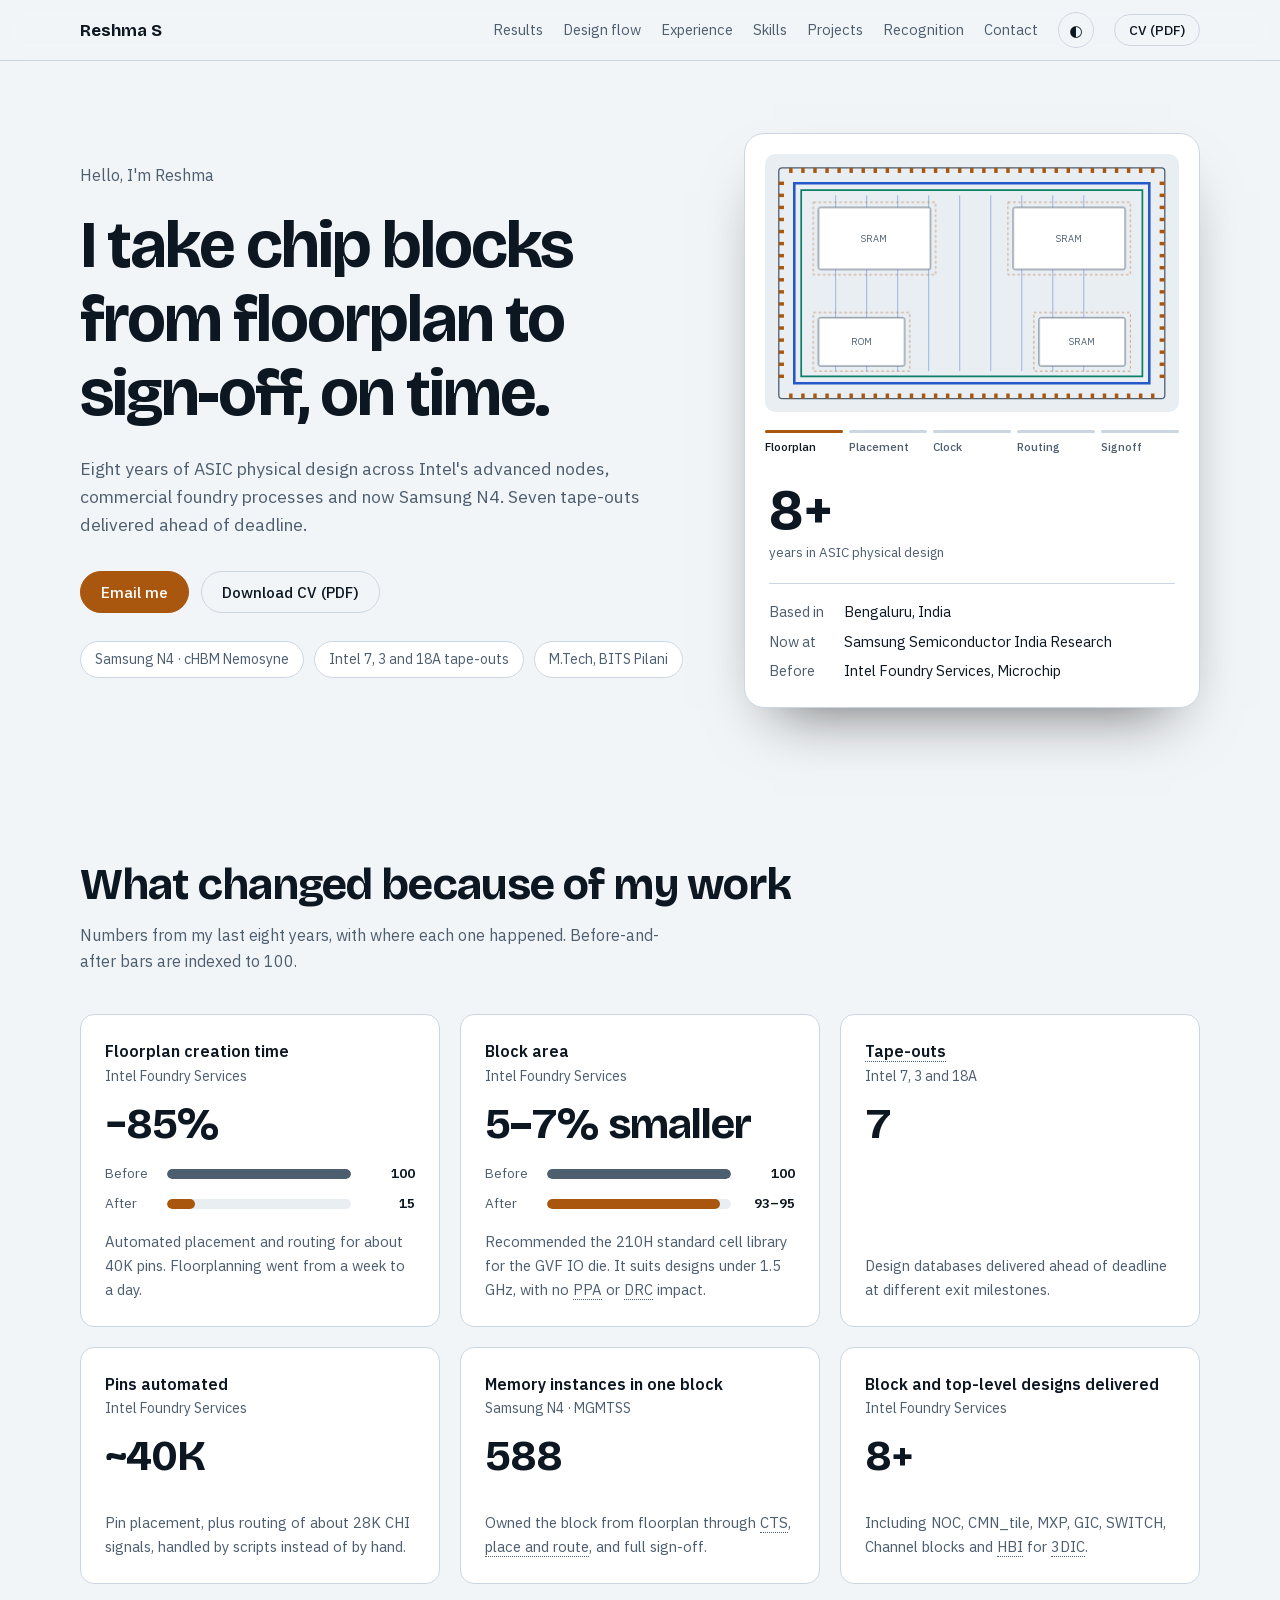
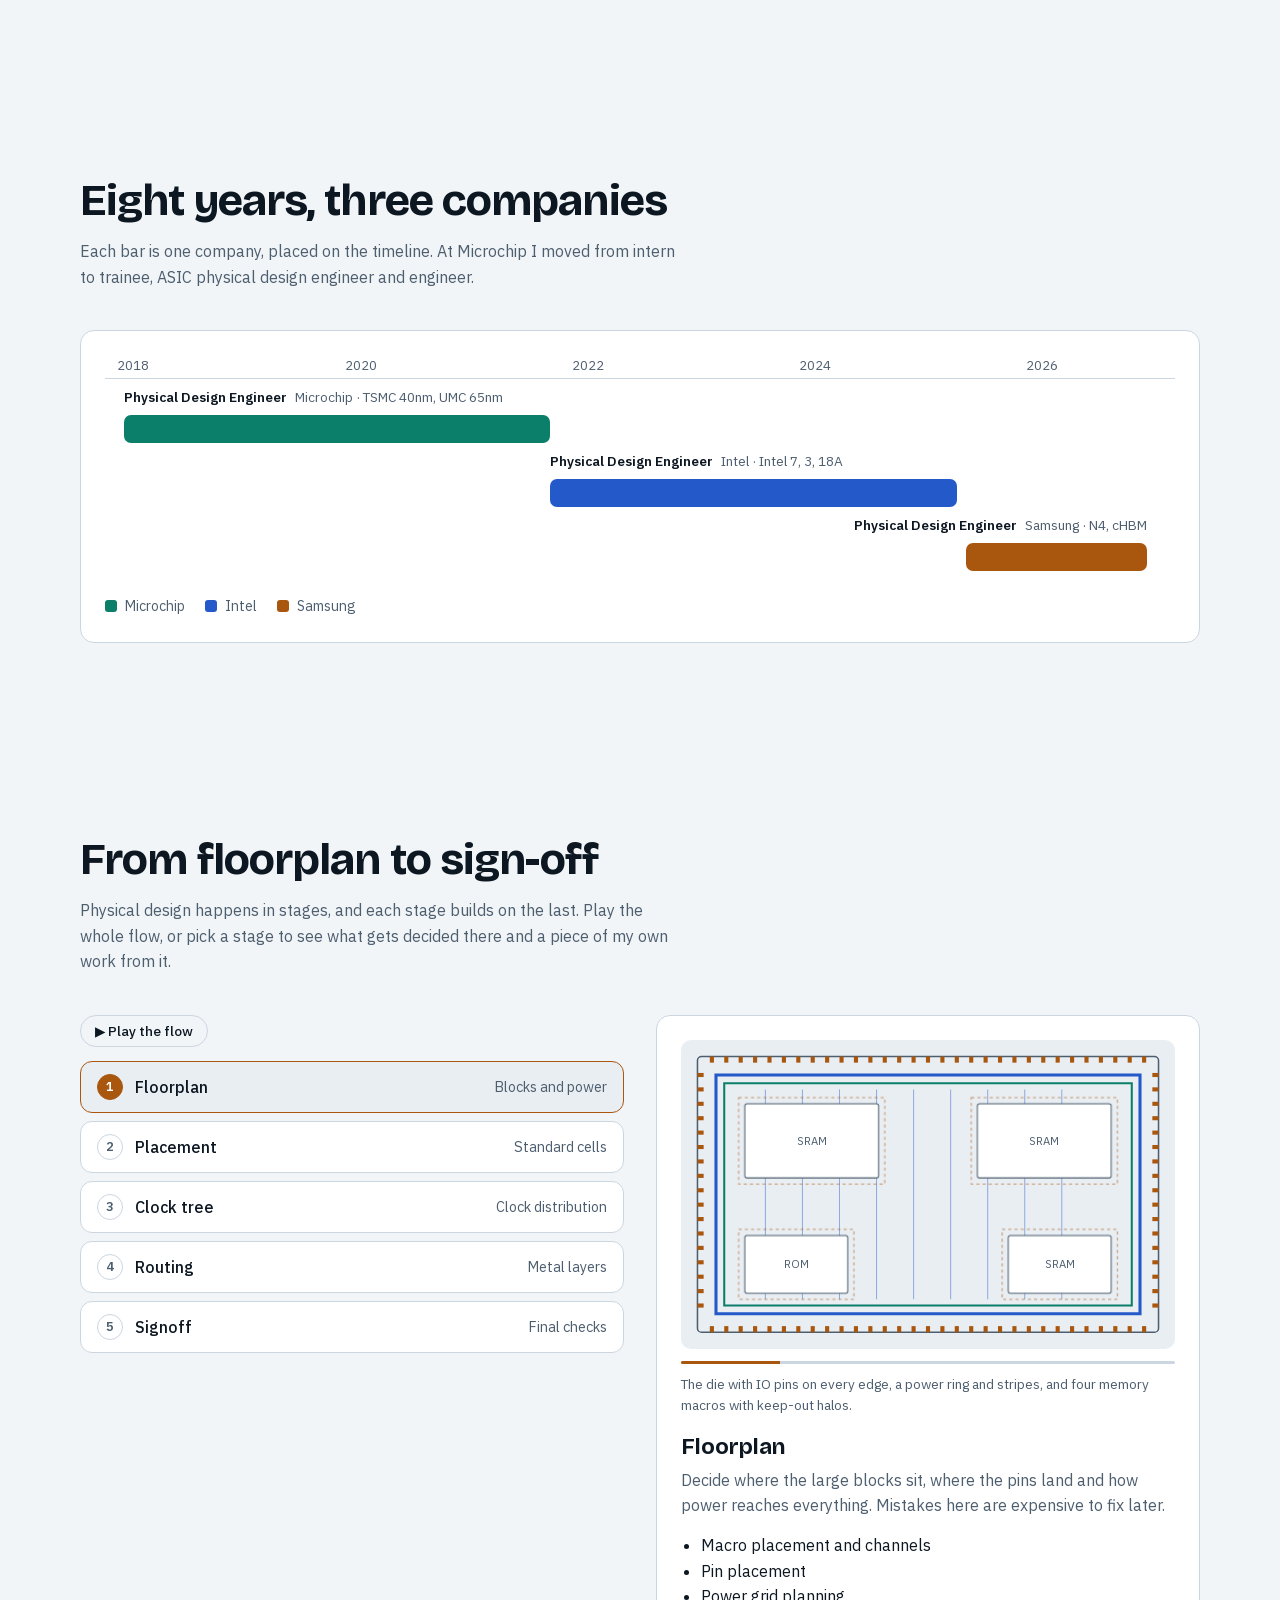
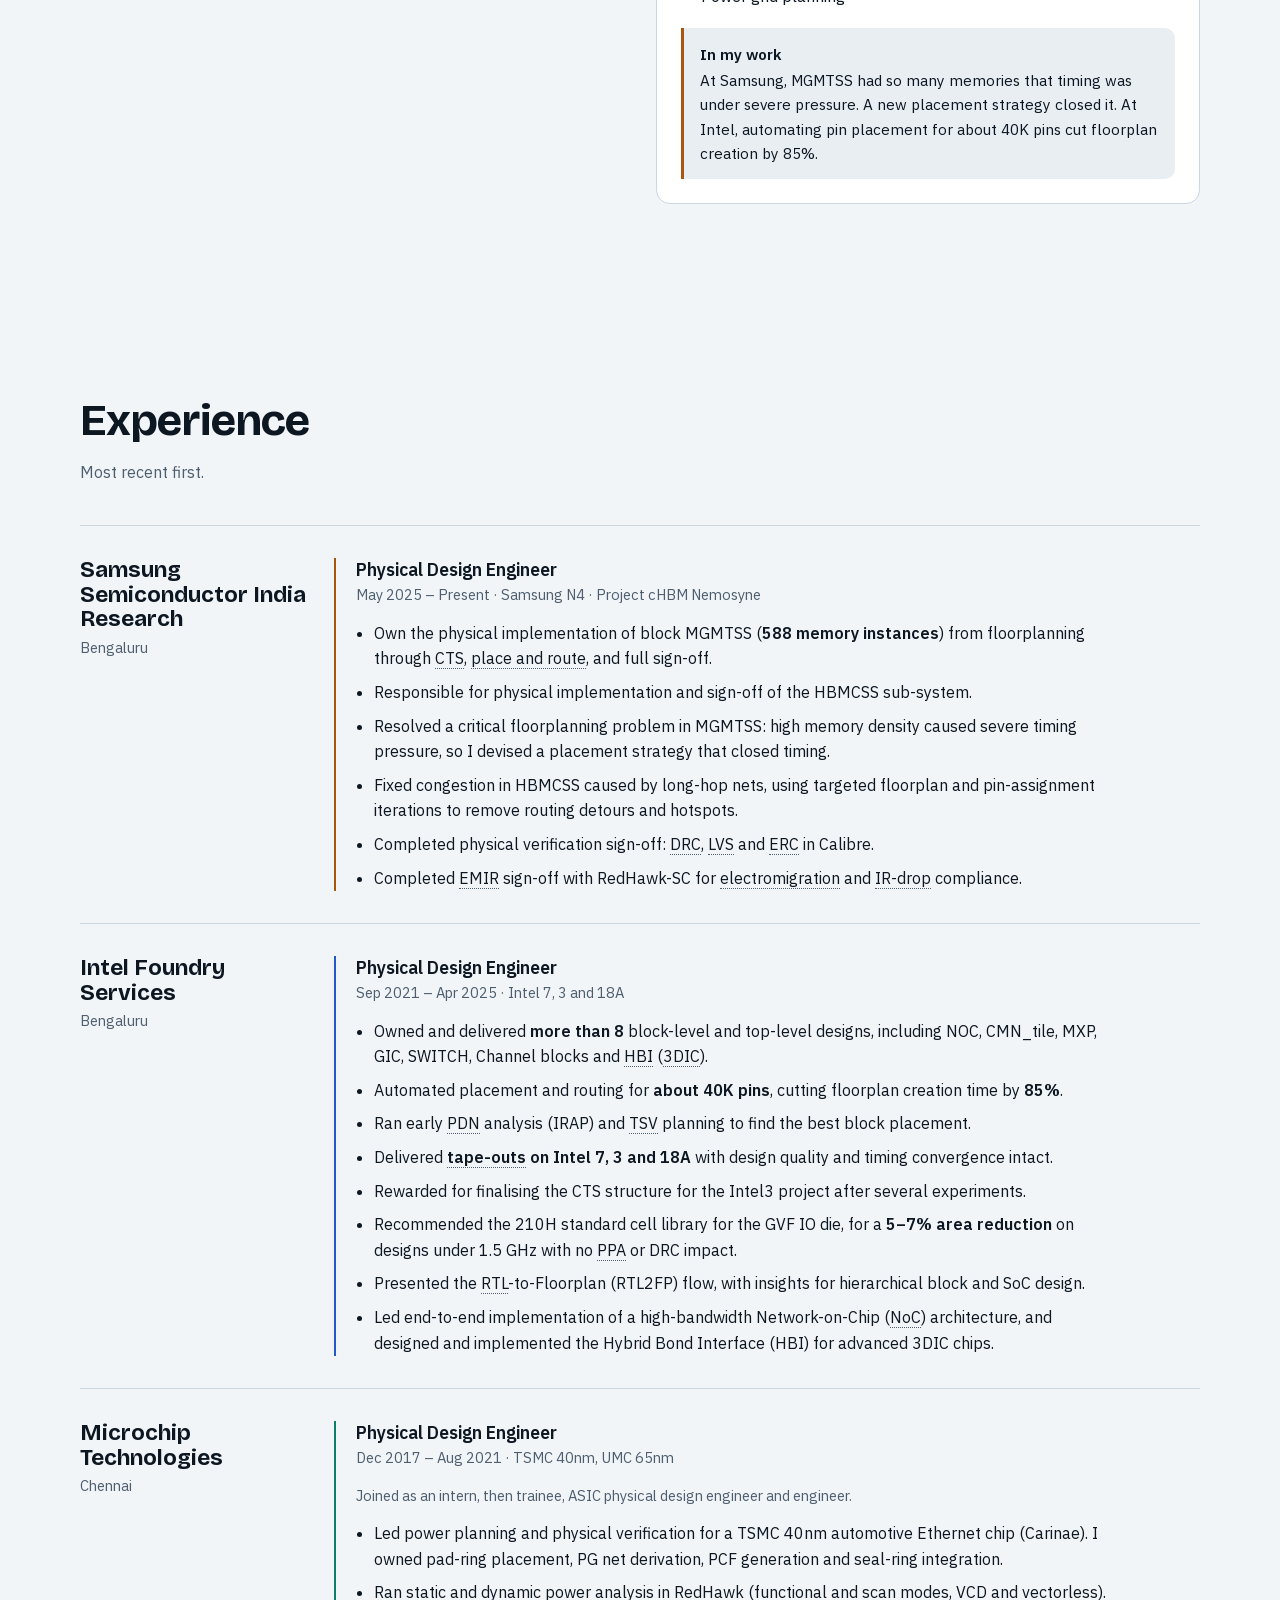
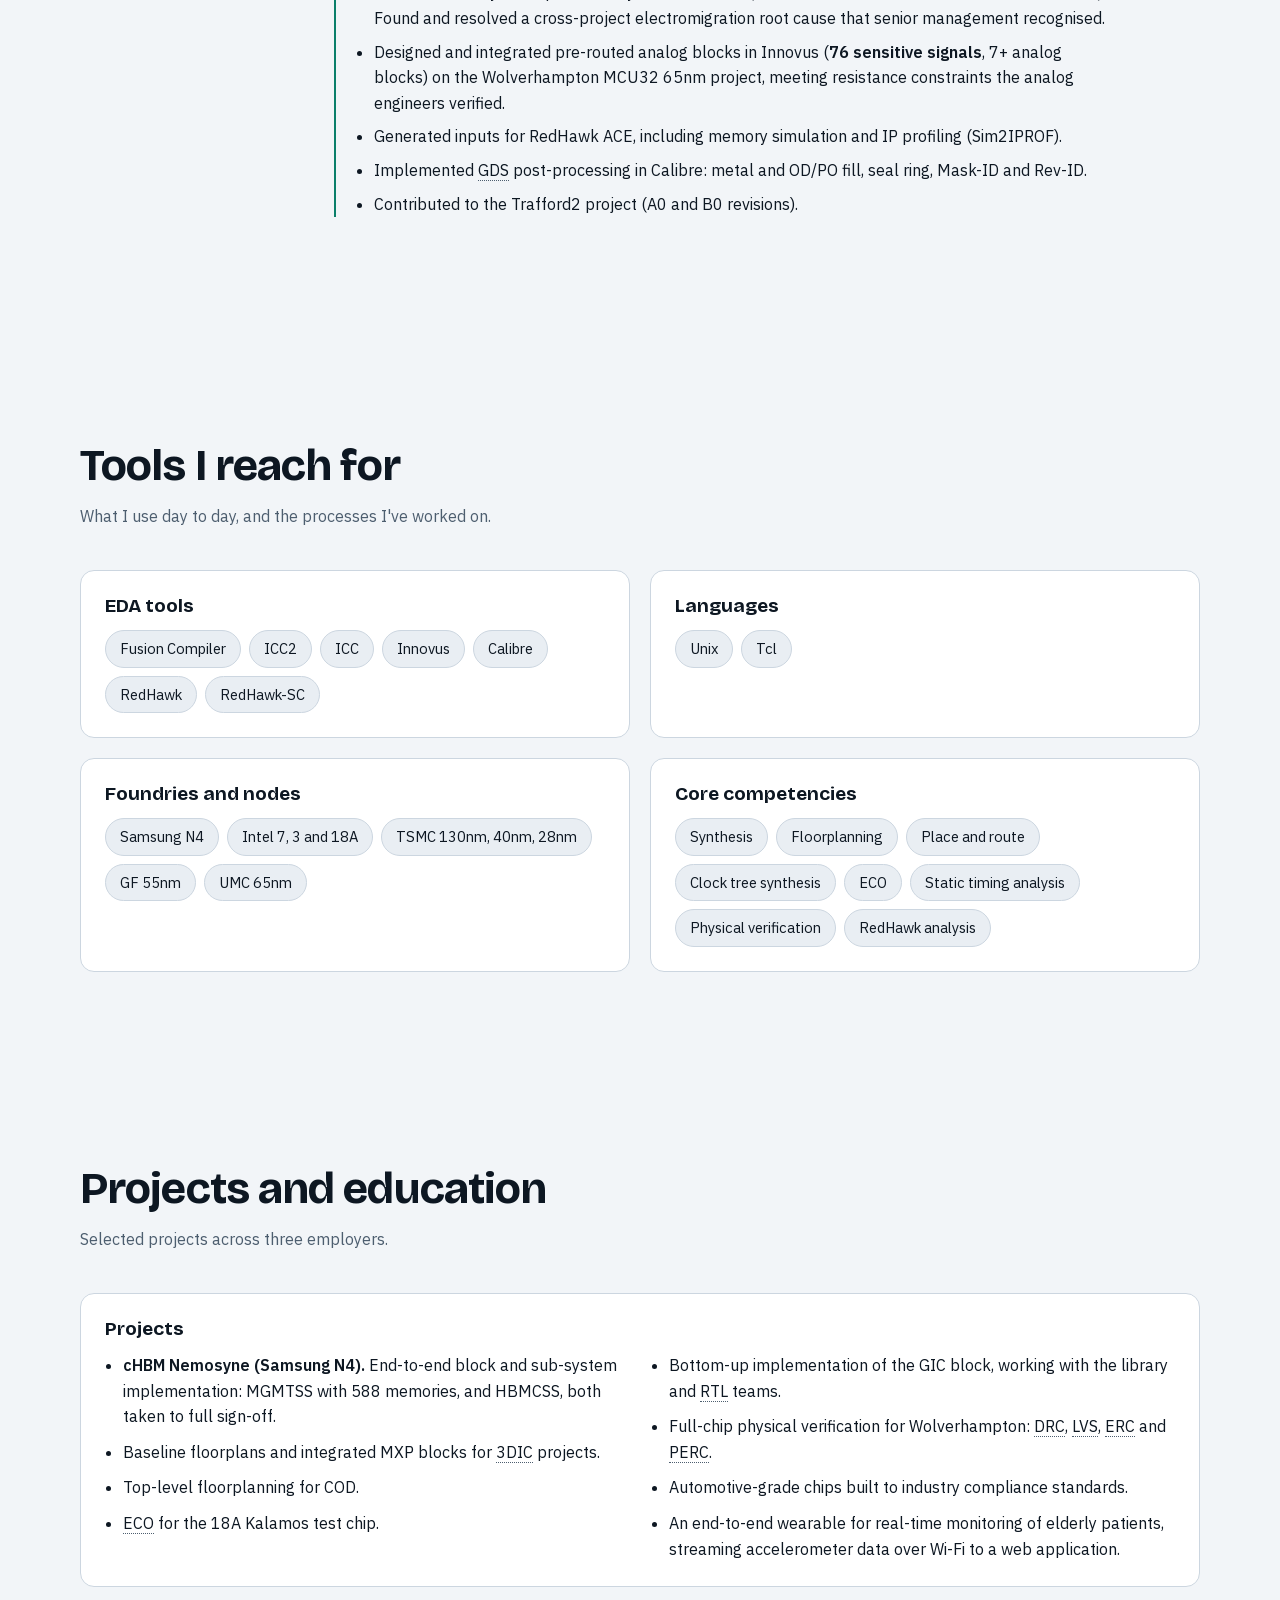
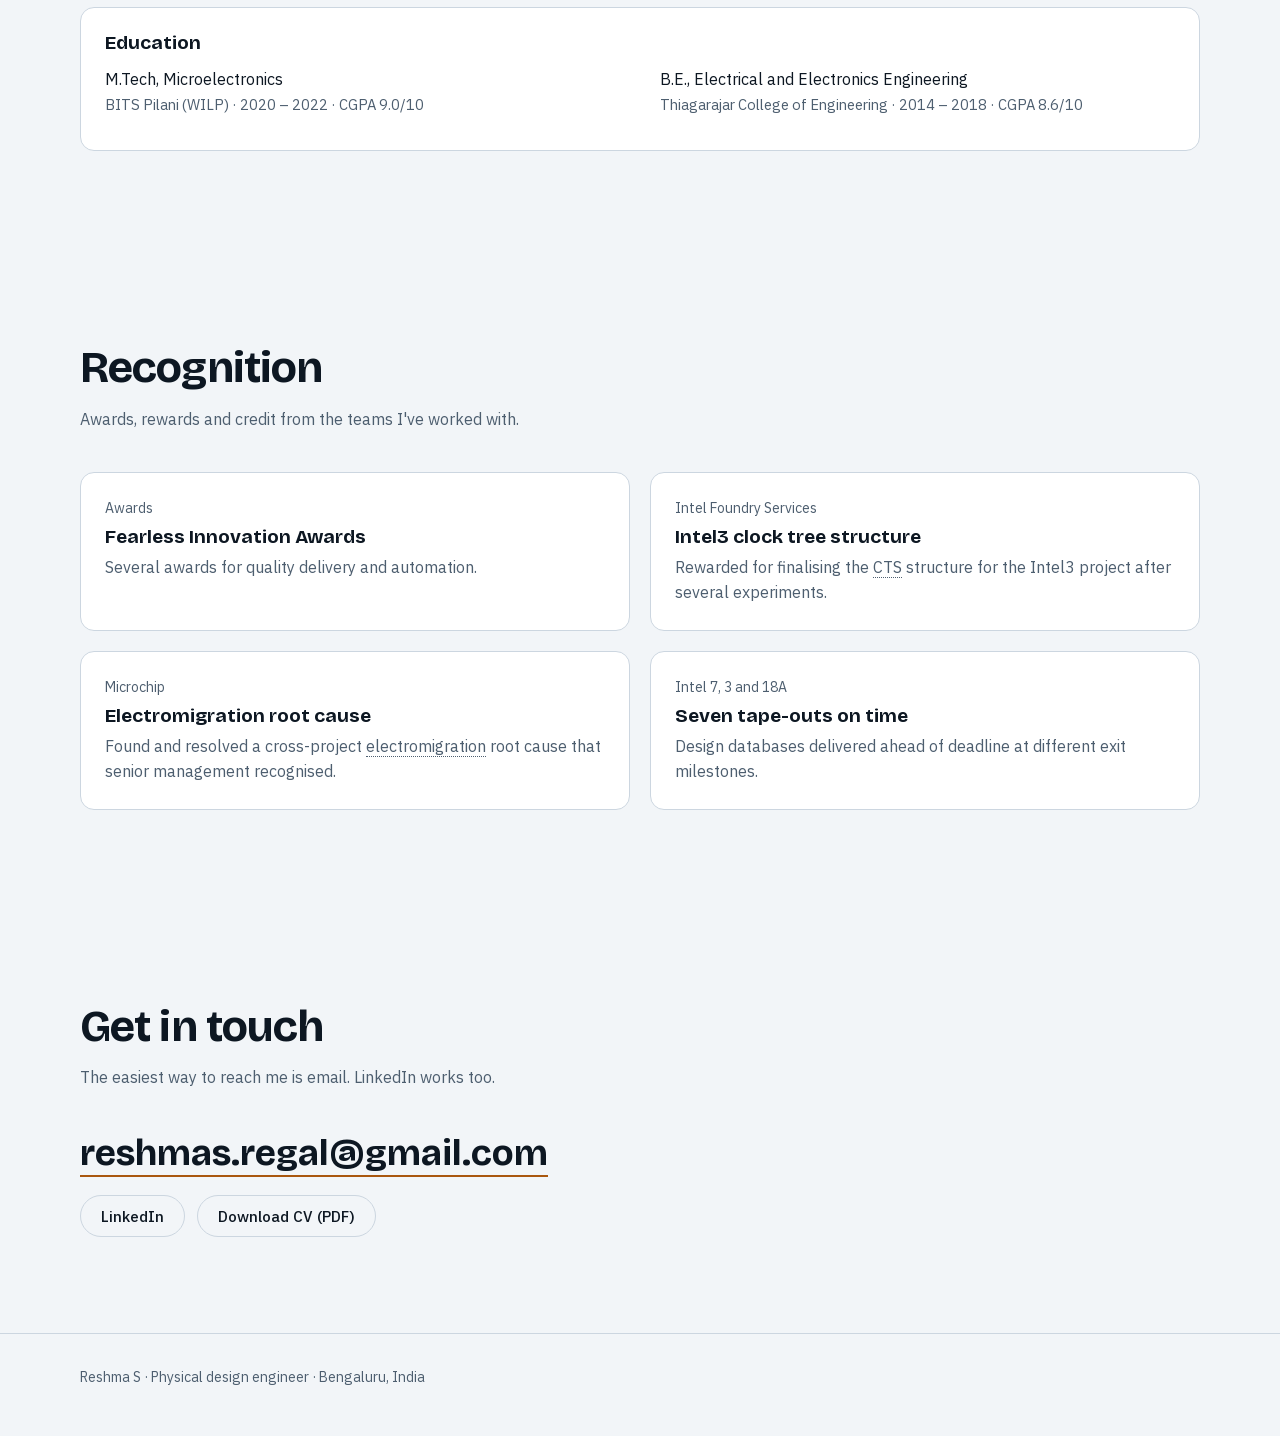
<file: index.html>
<!doctype html>
<html lang="en" data-theme="dark">
<head>
<meta charset="utf-8">
<meta name="viewport" content="width=device-width, initial-scale=1">
<title>Reshma S — Physical Design Engineer</title>
<meta name="description" content="Reshma S is an ASIC physical design engineer in Bengaluru with 8+ years across Intel, Samsung and Microchip, and 7 tape-outs on Intel 7, 3 and 18A.">
<meta name="theme-color" content="#0a0f14">
<meta property="og:title" content="Reshma S — Physical Design Engineer">
<meta property="og:description" content="8+ years of ASIC physical design across Intel, Samsung and Microchip. 7 tape-outs on Intel 7, 3 and 18A.">
<meta property="og:type" content="website">
<link rel="icon" href="data:image/svg+xml,%3Csvg xmlns='http://www.w3.org/2000/svg' viewBox='0 0 64 64'%3E%3Crect width='64' height='64' rx='14' fill='%230a0f14'/%3E%3Crect x='14' y='14' width='36' height='36' fill='none' stroke='%23e9a65f' stroke-width='5'/%3E%3Cpath d='M22 32h20M32 22v20' stroke='%236ea8ff' stroke-width='4'/%3E%3C/svg%3E">
<script>
document.documentElement.classList.add('js');
try{var t=localStorage.getItem('theme')||(matchMedia('(prefers-color-scheme: light)').matches?'light':'dark');document.documentElement.dataset.theme=t;}catch(e){}
</script>
<link rel="preload" href="fonts/ibm-plex-sans-latin.woff2" as="font" type="font/woff2" crossorigin>
<link rel="preload" href="fonts/bricolage-grotesque-latin.woff2" as="font" type="font/woff2" crossorigin>
<link rel="stylesheet" href="css/styles.css">
</head>
<body>
<a class="skip" href="#top">Skip to content</a>
<header class="nav">
  <div class="wrap">
    <a class="brand" href="#top">Reshma S</a>
    <nav class="links" id="navlinks" aria-label="Sections">
      <a class="link" href="#results">Results</a>
      <a class="link" href="#flow">Design flow</a>
      <a class="link" href="#experience">Experience</a>
      <a class="link" href="#skills">Skills</a>
      <a class="link" href="#projects">Projects</a>
      <a class="link" href="#recognition">Recognition</a>
      <a class="link" href="#contact">Contact</a>
    </nav>
    <button class="btn icon-btn" id="theme" aria-label="Switch to light theme" type="button">◐</button>
    <a class="btn small" href="reshma-s-resume.pdf" download="Reshma-S-Physical-Design-Engineer-Resume.pdf">CV (PDF)</a>
    <button class="btn icon-btn menu" id="menu" type="button" aria-expanded="false" aria-controls="navlinks" aria-label="Open menu">
      <svg width="18" height="18" viewBox="0 0 18 18" fill="none" stroke="currentColor" stroke-width="1.8" stroke-linecap="round" aria-hidden="true"><path class="bars" d="M2 5h14M2 9h14M2 13h14"/><path class="x" d="M3 3l12 12M15 3L3 15"/></svg>
    </button>
  </div>
</header>

<main id="top">
  <section class="hero">
    <div class="wrap">
      <div>
        <p class="hello anim" style="--i:0">Hello, I'm Reshma</p>
        <h1 class="anim" style="--i:1">I take chip blocks from floorplan to sign-off, on time.</h1>
        <p class="bio anim" style="--i:2">Eight years of ASIC physical design across Intel's advanced nodes, commercial foundry processes and now Samsung N4. Seven tape-outs delivered ahead of deadline.</p>
        <div class="actions anim" style="--i:3">
          <a class="btn primary" href="mailto:reshmas.regal@gmail.com">Email me</a>
          <a class="btn" href="reshma-s-resume.pdf" download="Reshma-S-Physical-Design-Engineer-Resume.pdf">Download CV (PDF)</a>
        </div>
        <ul class="chips anim" style="--i:4">
          <li>Samsung N4 · cHBM Nemosyne</li>
          <li>Intel 7, 3 and 18A tape-outs</li>
          <li>M.Tech, BITS Pilani</li>
        </ul>
      </div>
      <div class="die-card anim" style="--i:2">
        <svg id="heroDie" class="die-svg" viewBox="0 0 480 300" role="img" aria-label="A chip die being built stage by stage, from floorplan to sign-off"></svg>
        <div class="hero-steps" id="heroSteps" role="group" aria-label="Show a flow stage">
          <button type="button"><i></i><span>Floorplan</span></button>
          <button type="button"><i></i><span>Placement</span></button>
          <button type="button"><i></i><span>Clock</span></button>
          <button type="button"><i></i><span>Routing</span></button>
          <button type="button"><i></i><span>Signoff</span></button>
        </div>
        <div class="counter">
          <div class="days">8+</div>
          <small>years in ASIC physical design</small>
          <dl class="facts">
            <dt>Based in</dt><dd>Bengaluru, India</dd>
            <dt>Now at</dt><dd>Samsung Semiconductor India Research</dd>
            <dt>Before</dt><dd>Intel Foundry Services, Microchip</dd>
          </dl>
        </div>
      </div>
    </div>
  </section>

  <section id="results">
    <div class="wrap">
      <h2>What changed because of my work</h2>
      <p class="lede">Numbers from my last eight years, with where each one happened. Before-and-after bars are indexed to 100.</p>
      <div class="results">

        <article class="metric">
          <p class="what">Floorplan creation time</p><p class="where">Intel Foundry Services</p>
          <p class="big">−85%</p>
          <div class="bars">
            <span>Before</span><span class="track"><span class="fill" style="--w:100%"></span></span><b>100</b>
            <span>After</span><span class="track"><span class="fill after" style="--w:15%"></span></span><b>15</b>
          </div>
          <p class="why">Automated placement and routing for about 40K pins. Floorplanning went from a week to a day.</p>
        </article>

        <article class="metric">
          <p class="what">Block area</p><p class="where">Intel Foundry Services</p>
          <p class="big">5–7% smaller</p>
          <div class="bars">
            <span>Before</span><span class="track"><span class="fill" style="--w:100%"></span></span><b>100</b>
            <span>After</span><span class="track"><span class="fill after" style="--w:94%"></span></span><b>93–95</b>
          </div>
          <p class="why">Recommended the 210H standard cell library for the GVF IO die. It suits designs under 1.5 GHz, with no PPA or DRC impact.</p>
        </article>

        <article class="metric">
          <p class="what">Tape-outs</p><p class="where">Intel 7, 3 and 18A</p>
          <p class="big">7</p>
          <p class="why">Design databases delivered ahead of deadline at different exit milestones.</p>
        </article>

        <article class="metric">
          <p class="what">Pins automated</p><p class="where">Intel Foundry Services</p>
          <p class="big">~40K</p>
          <p class="why">Pin placement, plus routing of about 28K CHI signals, handled by scripts instead of by hand.</p>
        </article>

        <article class="metric">
          <p class="what">Memory instances in one block</p><p class="where">Samsung N4 · MGMTSS</p>
          <p class="big">588</p>
          <p class="why">Owned the block from floorplan through CTS, place and route, and full sign-off.</p>
        </article>

        <article class="metric">
          <p class="what">Block and top-level designs delivered</p><p class="where">Intel Foundry Services</p>
          <p class="big">8+</p>
          <p class="why">Including NOC, CMN_tile, MXP, GIC, SWITCH, Channel blocks and HBI for 3DIC.</p>
        </article>

      </div>
    </div>
  </section>

  <section id="path">
    <div class="wrap">
      <h2>Eight years, three companies</h2>
      <p class="lede">Each bar is one company, placed on the timeline. At Microchip I moved from intern to trainee, ASIC physical design engineer and engineer.</p>
      <div class="gantt">
        <div class="axis" id="axis"></div>
        <div class="rows" id="rows"></div>
        <div class="legend">
          <span class="c-micro">Microchip</span><span class="c-intel">Intel</span><span class="c-sam">Samsung</span>
        </div>
      </div>
    </div>
  </section>

  <section id="flow">
    <div class="wrap">
      <h2>From floorplan to sign-off</h2>
      <p class="lede">Physical design happens in stages, and each stage builds on the last. Play the whole flow, or pick a stage to see what gets decided there and a piece of my own work from it.</p>
      <div class="flow">
        <div class="flow-nav">
          <button class="btn small" id="play" type="button" aria-pressed="false">▶ Play the flow</button>
          <ul class="stages" role="tablist" aria-label="Physical design stages" id="stages"></ul>
        </div>
        <div class="detail" role="tabpanel" id="detail" aria-live="polite">
          <svg id="flowsvg" class="die-svg" viewBox="0 0 480 300" role="img" aria-label="Die render at the floorplan stage"></svg>
          <div class="prog" aria-hidden="true"><i id="prog"></i></div>
          <p class="cap" id="d-cap"></p>
          <h3 id="d-title"></h3>
          <p id="d-text"></p>
          <ul id="d-list"></ul>
          <p class="mine"><b>In my work</b><span id="d-mine"></span></p>
        </div>
      </div>
    </div>
  </section>

  <section id="experience">
    <div class="wrap">
      <h2>Experience</h2>
      <p class="lede">Most recent first.</p>

      <div class="company">
        <div><h3>Samsung Semiconductor India Research</h3><div class="where">Bengaluru</div></div>
        <div class="role" style="--c:var(--cu)">
          <h4>Physical Design Engineer</h4>
          <p class="meta">May 2025 – Present · Samsung N4 · Project cHBM Nemosyne</p>
          <ul>
            <li>Own the physical implementation of block MGMTSS (<strong>588 memory instances</strong>) from floorplanning through CTS, place and route, and full sign-off.</li>
            <li>Responsible for physical implementation and sign-off of the HBMCSS sub-system.</li>
            <li>Resolved a critical floorplanning problem in MGMTSS: high memory density caused severe timing pressure, so I devised a placement strategy that closed timing.</li>
            <li>Fixed congestion in HBMCSS caused by long-hop nets, using targeted floorplan and pin-assignment iterations to remove routing detours and hotspots.</li>
            <li>Completed physical verification sign-off: DRC, LVS and ERC in Calibre.</li>
            <li>Completed EMIR sign-off with RedHawk-SC for electromigration and IR-drop compliance.</li>
          </ul>
        </div>
      </div>

      <div class="company">
        <div><h3>Intel Foundry Services</h3><div class="where">Bengaluru</div></div>
        <div class="role" style="--c:var(--m1)">
          <h4>Physical Design Engineer</h4>
          <p class="meta">Sep 2021 – Apr 2025 · Intel 7, 3 and 18A</p>
          <ul>
            <li>Owned and delivered <strong>more than 8</strong> block-level and top-level designs, including NOC, CMN_tile, MXP, GIC, SWITCH, Channel blocks and HBI (3DIC).</li>
            <li>Automated placement and routing for <strong>about 40K pins</strong>, cutting floorplan creation time by <strong>85%</strong>.</li>
            <li>Ran early PDN analysis (IRAP) and TSV planning to find the best block placement.</li>
            <li>Delivered <strong>tape-outs on Intel 7, 3 and 18A</strong> with design quality and timing convergence intact.</li>
            <li>Rewarded for finalising the CTS structure for the Intel3 project after several experiments.</li>
            <li>Recommended the 210H standard cell library for the GVF IO die, for a <strong>5–7% area reduction</strong> on designs under 1.5 GHz with no PPA or DRC impact.</li>
            <li>Presented the RTL-to-Floorplan (RTL2FP) flow, with insights for hierarchical block and SoC design.</li>
            <li>Led end-to-end implementation of a high-bandwidth Network-on-Chip (NoC) architecture, and designed and implemented the Hybrid Bond Interface (HBI) for advanced 3DIC chips.</li>
          </ul>
        </div>
      </div>

      <div class="company">
        <div><h3>Microchip Technologies</h3><div class="where">Chennai</div></div>
        <div class="role" style="--c:var(--via)">
          <h4>Physical Design Engineer</h4>
          <p class="meta">Dec 2017 – Aug 2021 · TSMC 40nm, UMC 65nm</p>
          <p class="path">Joined as an intern, then trainee, ASIC physical design engineer and engineer.</p>
          <ul>
            <li>Led power planning and physical verification for a TSMC 40nm automotive Ethernet chip (Carinae). I owned pad-ring placement, PG net derivation, PCF generation and seal-ring integration.</li>
            <li>Ran static and dynamic power analysis in RedHawk (functional and scan modes, VCD and vectorless). Found and resolved a cross-project electromigration root cause that senior management recognised.</li>
            <li>Designed and integrated pre-routed analog blocks in Innovus (<strong>76 sensitive signals</strong>, 7+ analog blocks) on the Wolverhampton MCU32 65nm project, meeting resistance constraints the analog engineers verified.</li>
            <li>Generated inputs for RedHawk ACE, including memory simulation and IP profiling (Sim2IPROF).</li>
            <li>Implemented GDS post-processing in Calibre: metal and OD/PO fill, seal ring, Mask-ID and Rev-ID.</li>
            <li>Contributed to the Trafford2 project (A0 and B0 revisions).</li>
          </ul>
        </div>
      </div>
    </div>
  </section>

  <section id="skills">
    <div class="wrap">
      <h2>Tools I reach for</h2>
      <p class="lede">What I use day to day, and the processes I've worked on.</p>
      <div class="two">
        <div class="card"><h3>EDA tools</h3>
          <ul class="tags"><li>Fusion Compiler</li><li>ICC2</li><li>ICC</li><li>Innovus</li><li>Calibre</li><li>RedHawk</li><li>RedHawk-SC</li></ul>
        </div>
        <div class="card"><h3>Languages</h3>
          <ul class="tags"><li>Unix</li><li>Tcl</li></ul>
        </div>
        <div class="card"><h3>Foundries and nodes</h3>
          <ul class="tags"><li>Samsung N4</li><li>Intel 7, 3 and 18A</li><li>TSMC 130nm, 40nm, 28nm</li><li>GF 55nm</li><li>UMC 65nm</li></ul>
        </div>
        <div class="card"><h3>Core competencies</h3>
          <ul class="tags"><li>Synthesis</li><li>Floorplanning</li><li>Place and route</li><li>Clock tree synthesis</li><li>ECO</li><li>Static timing analysis</li><li>Physical verification</li><li>RedHawk analysis</li></ul>
        </div>
      </div>
    </div>
  </section>

  <section id="projects">
    <div class="wrap">
      <h2>Projects and education</h2>
      <p class="lede">Selected projects across three employers.</p>
      <div class="card"><h3>Projects</h3>
        <ul class="bul cols">
            <li><b>cHBM Nemosyne (Samsung N4).</b> End-to-end block and sub-system implementation: MGMTSS with 588 memories, and HBMCSS, both taken to full sign-off.</li>
            <li>Baseline floorplans and integrated MXP blocks for 3DIC projects.</li>
            <li>Top-level floorplanning for COD.</li>
            <li>ECO for the 18A Kalamos test chip.</li>
            <li>Bottom-up implementation of the GIC block, working with the library and RTL teams.</li>
            <li>Full-chip physical verification for Wolverhampton: DRC, LVS, ERC and PERC.</li>
            <li>Automotive-grade chips built to industry compliance standards.</li>
            <li>An end-to-end wearable for real-time monitoring of elderly patients, streaming accelerometer data over Wi-Fi to a web application.</li>
          </ul>
      </div>
      <div class="card" style="margin-top:20px"><h3>Education</h3>
        <ul class="plain cols">
              <li>M.Tech, Microelectronics<span>BITS Pilani (WILP) · 2020 – 2022 · CGPA 9.0/10</span></li>
              <li>B.E., Electrical and Electronics Engineering<span>Thiagarajar College of Engineering · 2014 – 2018 · CGPA 8.6/10</span></li>
            </ul>
      </div>
    </div>
  </section>

  <section id="recognition">
    <div class="wrap">
      <h2>Recognition</h2>
      <p class="lede">Awards, rewards and credit from the teams I've worked with.</p>
      <div class="two">
        <article class="card rec"><p class="where">Awards</p><h3>Fearless Innovation Awards</h3><p>Several awards for quality delivery and automation.</p></article>
        <article class="card rec"><p class="where">Intel Foundry Services</p><h3>Intel3 clock tree structure</h3><p>Rewarded for finalising the CTS structure for the Intel3 project after several experiments.</p></article>
        <article class="card rec"><p class="where">Microchip</p><h3>Electromigration root cause</h3><p>Found and resolved a cross-project electromigration root cause that senior management recognised.</p></article>
        <article class="card rec"><p class="where">Intel 7, 3 and 18A</p><h3>Seven tape-outs on time</h3><p>Design databases delivered ahead of deadline at different exit milestones.</p></article>
      </div>
    </div>
  </section>

  <section id="contact">
    <div class="wrap">
      <h2>Get in touch</h2>
      <p class="lede">The easiest way to reach me is email. LinkedIn works too.</p>
      <a class="mail" href="mailto:reshmas.regal@gmail.com">reshmas.regal@gmail.com</a>
      <div class="contact-links">
        <a class="btn" href="https://www.linkedin.com/in/reshma-subramanian" target="_blank" rel="noopener">LinkedIn<span class="sr"> (opens in a new tab)</span></a>
        <a class="btn" href="reshma-s-resume.pdf" download="Reshma-S-Physical-Design-Engineer-Resume.pdf">Download CV (PDF)</a>
      </div>
    </div>
  </section>
</main>

<footer><div class="wrap">Reshma S · Physical design engineer · Bengaluru, India</div></footer>

<script src="js/main.js" defer></script>
</body>
</html>
</file>
<file: css/styles.css>
@font-face{font-family:"Bricolage Grotesque";font-style:normal;font-weight:500 700;font-display:swap;src:url(../fonts/bricolage-grotesque-latin.woff2) format("woff2");unicode-range:U+0000-00FF,U+0131,U+0152-0153,U+02BB-02BC,U+02C6,U+02DA,U+02DC,U+0304,U+0308,U+0329,U+2000-206F,U+20AC,U+2122,U+2191,U+2193,U+2212,U+2215,U+FEFF,U+FFFD}
@font-face{font-family:"IBM Plex Sans";font-style:normal;font-weight:400 600;font-display:swap;src:url(../fonts/ibm-plex-sans-latin.woff2) format("woff2");unicode-range:U+0000-00FF,U+0131,U+0152-0153,U+02BB-02BC,U+02C6,U+02DA,U+02DC,U+0304,U+0308,U+0329,U+2000-206F,U+20AC,U+2122,U+2191,U+2193,U+2212,U+2215,U+FEFF,U+FFFD}
:root{
  --bg:#0a0f14; --panel:#111821; --panel-2:#16202b; --line:#233142;
  --ink:#e7edf3; --muted:#92a2b3;
  --cu:#e9a65f; --m1:#6ea8ff; --via:#4fd1b5;
  --font-head:"Bricolage Grotesque","Segoe UI",system-ui,sans-serif;
  --font-body:"IBM Plex Sans","Segoe UI",system-ui,sans-serif;
  --radius:14px;
}
:root[data-theme="light"]{
  --bg:#f2f5f8; --panel:#ffffff; --panel-2:#e9eef3; --line:#ccd6e0;
  --ink:#0d1722; --muted:#4d5e6f;
  --cu:#a9570f; --m1:#2459c9; --via:#0b7f6a;
}
*{box-sizing:border-box}
html{scroll-behavior:smooth;scroll-padding-top:80px}
body{margin:0;background:var(--bg);color:var(--ink);font:400 1rem/1.6 var(--font-body);-webkit-font-smoothing:antialiased}
a{color:inherit}
:focus-visible{outline:2px solid var(--cu);outline-offset:3px;border-radius:4px}
.skip{position:absolute;left:16px;top:-60px;z-index:20;padding:10px 18px;border-radius:999px;background:var(--cu);color:#1a1006;font-weight:600;text-decoration:none}
.skip:focus{top:10px}
:root[data-theme="light"] .btn.primary,:root[data-theme="light"] .skip{color:#fff}
strong{font-weight:600}
.sr{position:absolute;width:1px;height:1px;overflow:hidden;clip:rect(0 0 0 0);white-space:nowrap}
.wrap{width:min(1120px,100% - 32px);margin-inline:auto}
h1,h2,h3{font-family:var(--font-head);line-height:1.1;margin:0}
h2{font-size:clamp(1.9rem,4vw,2.8rem);font-weight:700;letter-spacing:-.02em}
section{padding:96px 0}
.lede{color:var(--muted);max-width:60ch;margin:14px 0 40px}

/* nav */
.nav{position:sticky;top:0;z-index:10;background:color-mix(in srgb,var(--bg) 85%,transparent);backdrop-filter:blur(10px);border-bottom:1px solid var(--line)}
.nav .wrap{display:flex;align-items:center;gap:20px;height:60px}
.brand{font:700 1.05rem var(--font-head);text-decoration:none;margin-right:auto}
.nav a.link{color:var(--muted);text-decoration:none;font-size:.92rem}
.nav a.link:hover,.nav a.link[aria-current]{color:var(--ink)}
.nav a.link[aria-current]{text-decoration:underline;text-decoration-color:var(--cu);text-decoration-thickness:2px;text-underline-offset:8px}
.btn{display:inline-flex;align-items:center;gap:8px;padding:10px 20px;border-radius:999px;border:1px solid var(--line);background:transparent;color:var(--ink);font:500 .95rem var(--font-body);text-decoration:none;cursor:pointer}
.btn:hover{border-color:var(--muted)}
.btn.primary{background:var(--cu);border-color:var(--cu);color:#1a1006}
.btn.small{padding:6px 14px;font-size:.85rem}
.icon-btn{width:36px;height:36px;padding:0;justify-content:center}
.links{display:flex;align-items:center;gap:20px}
.menu{display:none}
.menu .x{display:none}
.menu[aria-expanded="true"] .x{display:inline}
.menu[aria-expanded="true"] .bars{display:none}
@media(max-width:980px){
  .menu{display:inline-flex}
  .links{display:none;position:absolute;left:0;right:0;top:100%;flex-direction:column;align-items:stretch;gap:0;padding:4px 16px 12px;background:var(--bg);border-bottom:1px solid var(--line)}
  .links.open{display:flex}
  .nav a.link{padding:14px 4px;font-size:1rem;border-bottom:1px solid var(--line)}
  .nav a.link[aria-current]{text-underline-offset:6px}
}

/* hero */
.hero{padding:72px 0 56px}
.hero .wrap{display:grid;grid-template-columns:1.15fr .85fr;gap:48px;align-items:center}
.hello{color:var(--muted);margin:0 0 20px}
.hero h1{font-size:clamp(2.4rem,5.6vw,4.2rem);font-weight:700;letter-spacing:-.03em;text-wrap:balance}
.hero p.bio{color:var(--muted);font-size:1.1rem;max-width:52ch;margin:24px 0 32px}
.actions{display:flex;flex-wrap:wrap;gap:12px;margin-bottom:28px}
.chips{display:flex;flex-wrap:wrap;gap:10px;padding:0;margin:0;list-style:none}
.chips li{padding:6px 14px;border:1px solid var(--line);border-radius:999px;font-size:.88rem;color:var(--muted);background:var(--panel)}
.die-card{background:var(--panel);border:1px solid var(--line);border-radius:20px;padding:20px;box-shadow:0 30px 60px -30px rgba(0,0,0,.6)}
#heroDie{display:block;width:100%;height:auto;border-radius:10px;background:var(--panel-2)}
.hero-steps{display:grid;grid-template-columns:repeat(5,1fr);gap:6px;margin-top:12px}
.hero-steps button{all:unset;box-sizing:border-box;cursor:pointer;padding:6px 0 2px;display:flex;flex-direction:column;gap:6px;color:var(--muted);font:500 .72rem var(--font-body)}
.hero-steps button:focus-visible{outline:2px solid var(--cu);outline-offset:2px;border-radius:4px}
.hero-steps i{display:block;height:3px;border-radius:2px;background:var(--line);position:relative;overflow:hidden}
.hero-steps i::after{content:"";position:absolute;inset:0;background:var(--cu);transform:scaleX(0);transform-origin:left}
.hero-steps .done i::after{transform:scaleX(1);background:var(--via)}
.hero-steps .on{color:var(--ink)}
.hero-steps .on i::after{animation:stepfill var(--dur,3s) linear forwards}
@keyframes stepfill{to{transform:scaleX(1)}}
@media(max-width:420px){.hero-steps button{font-size:.66rem}}
.counter{padding:20px 4px 4px}
.counter small{display:block;color:var(--muted)}
.days{font:700 clamp(2.6rem,6vw,3.6rem)/1 var(--font-head);letter-spacing:.01em;margin:6px 0 2px;font-variant-numeric:tabular-nums}
.facts{display:grid;grid-template-columns:auto 1fr;gap:6px 20px;margin:20px 0 0;padding-top:16px;border-top:1px solid var(--line);font-size:.92rem}
.facts dt{color:var(--muted)} .facts dd{margin:0}
@media(max-width:900px){.hero .wrap{grid-template-columns:1fr}}

/* results */
.results{display:grid;grid-template-columns:repeat(3,1fr);gap:20px}
.metric{background:var(--panel);border:1px solid var(--line);border-radius:var(--radius);padding:24px;display:flex;flex-direction:column}
.metric .what{margin:0;font-weight:600}
.metric .where{margin:0 0 14px;color:var(--muted);font-size:.88rem}
.metric .big{font:700 clamp(2rem,3.4vw,2.7rem)/1.05 var(--font-head);letter-spacing:-.02em;margin:0 0 16px}
.metric .why{margin:auto 0 0;padding-top:16px;color:var(--muted);font-size:.93rem}
.bars{display:grid;grid-template-columns:52px 1fr 54px;gap:8px 10px;align-items:center;font-size:.85rem;color:var(--muted)}
.bars .track{height:10px;border-radius:5px;background:var(--panel-2);overflow:hidden}
.bars .fill{display:block;height:100%;width:var(--w);border-radius:5px;background:var(--muted);transition:width 1.1s cubic-bezier(.2,.7,.2,1)}
.bars .fill.after{background:var(--cu)}
.bars b{color:var(--ink);font-weight:600;text-align:right}
@media(max-width:960px){.results{grid-template-columns:1fr 1fr}}
@media(max-width:620px){.results{grid-template-columns:1fr}}

/* timeline */
.gantt{background:var(--panel);border:1px solid var(--line);border-radius:var(--radius);padding:24px}
.axis{position:relative;height:24px;color:var(--muted);font-size:.82rem;border-bottom:1px solid var(--line)}
.axis span{position:absolute;transform:translateX(-50%)}
.rows{position:relative;padding-top:8px}
.grow{position:relative;height:64px}
.bar{position:absolute;top:28px;height:28px;border-radius:7px;min-width:6px}
.grow .lab{position:absolute;top:0;font-size:.85rem;white-space:nowrap}
.grow .lab b{font-weight:600}
.grow .lab i{font-style:normal;color:var(--muted);margin-left:8px}
.legend{display:flex;gap:20px;flex-wrap:wrap;margin-top:16px;font-size:.88rem;color:var(--muted)}
.legend span::before{content:"";display:inline-block;width:12px;height:12px;border-radius:3px;background:var(--c);margin-right:8px;vertical-align:-1px}
.c-micro{--c:var(--via)} .c-intel{--c:var(--m1)} .c-sam{--c:var(--cu)}
.bar.c-micro,.bar.c-intel,.bar.c-sam{background:var(--c)}
@media(max-width:640px){.grow .lab i{display:block;margin:0}.grow{height:80px}.bar{top:44px}}

/* flow */
.flow{display:grid;grid-template-columns:1fr 1fr;gap:32px;align-items:start}
.stages{display:flex;flex-direction:column;gap:8px;margin:0;padding:0;list-style:none}
.flow-nav{display:flex;flex-direction:column;gap:14px;align-items:flex-start}
.flow-nav .stages{width:100%}
.stage-btn{width:100%;text-align:left;display:flex;align-items:center;gap:12px;padding:12px 16px;border:1px solid var(--line);border-radius:12px;background:var(--panel);color:var(--ink);font:500 1rem var(--font-body);cursor:pointer}
.stage-btn .n{flex:none;width:26px;height:26px;border-radius:50%;border:1px solid var(--line);display:grid;place-items:center;font:600 .8rem var(--font-body);color:var(--muted)}
.stage-btn .nm{flex:1;font-style:normal}
.stage-btn span{color:var(--muted);font-weight:400;font-size:.9rem}
.stage-btn[aria-selected="true"]{border-color:var(--cu);background:var(--panel-2)}
.stage-btn[aria-selected="true"] .n{background:var(--cu);border-color:var(--cu);color:#1a1006}
.stage-btn.done .n{border-color:var(--via);color:var(--via)}
:root[data-theme="light"] .stage-btn[aria-selected="true"] .n{color:#fff}
.prog{height:3px;background:var(--line);border-radius:2px;margin:12px 0 10px;overflow:hidden}
.prog i{display:block;height:100%;width:0;background:var(--cu);transition:width .6s cubic-bezier(.2,.7,.2,1)}
.detail .cap{font-size:.85rem;margin:0 0 18px}
.detail{background:var(--panel);border:1px solid var(--line);border-radius:var(--radius);padding:24px}
#flowsvg{display:block;width:100%;height:auto;background:var(--panel-2);border-radius:10px}
.die-svg g{transition:opacity .35s}
.detail h3{font-size:1.4rem;margin-bottom:8px}
.detail p{margin:0 0 14px;color:var(--muted)}
.detail ul{margin:0 0 18px;padding-left:20px}
.detail .mine{margin:0;padding:14px 16px;border-left:3px solid var(--cu);background:var(--panel-2);border-radius:0 10px 10px 0;color:var(--ink);font-size:.95rem}
.detail .mine b{display:block;font-weight:600;margin-bottom:2px}
@media(max-width:860px){.flow{grid-template-columns:1fr}}

/* experience */
.company{display:grid;grid-template-columns:230px 1fr;gap:24px;padding:32px 0;border-top:1px solid var(--line)}
.company h3{font-size:1.4rem}
.company .where{color:var(--muted);font-size:.92rem;margin-top:4px}
.role{padding-left:20px;border-left:2px solid var(--c)}
.role h4{margin:0;font:600 1.1rem var(--font-body)}
.role .meta{margin:2px 0 14px;color:var(--muted);font-size:.92rem}
.role ul{margin:0;padding-left:18px;display:flex;flex-direction:column;gap:8px;max-width:75ch}
.role .path{margin:0 0 14px;color:var(--muted);font-size:.92rem}
@media(max-width:700px){.company{grid-template-columns:1fr;gap:12px}}

/* cards */
.two{display:grid;grid-template-columns:1fr 1fr;gap:20px}
.card{background:var(--panel);border:1px solid var(--line);border-radius:var(--radius);padding:24px}
.card h3{font-size:1.2rem;margin-bottom:14px}
.card ul.plain{list-style:none;margin:0;padding:0;display:flex;flex-direction:column;gap:14px}
.card ul.plain span{display:block;color:var(--muted);font-size:.92rem}
.card ul.bul{margin:0;padding-left:18px;display:flex;flex-direction:column;gap:10px}
.tags{display:flex;flex-wrap:wrap;gap:8px;list-style:none;margin:0;padding:0}
.tags li{padding:6px 14px;border:1px solid var(--line);border-radius:999px;background:var(--panel-2);font-size:.92rem}
.stack{display:grid;grid-template-columns:1fr 1fr;gap:20px;margin-top:20px}
@media(max-width:760px){.two,.stack{grid-template-columns:1fr}}

/* contact */
.contact-links{display:flex;flex-wrap:wrap;gap:12px;margin-top:20px}
.mail{font:700 clamp(1.4rem,4vw,2.3rem) var(--font-head);text-decoration:none;border-bottom:2px solid var(--cu);word-break:break-all}
footer{padding:32px 0 48px;border-top:1px solid var(--line);color:var(--muted);font-size:.88rem}
@media(max-width:640px){
  section{padding:64px 0}
  .hero{padding:40px 0 32px}
  .lede{margin-bottom:28px}
  .card,.metric,.detail,.gantt{padding:20px}
}
/* motion */
@keyframes rise{from{opacity:0;transform:translateY(16px)}to{opacity:1;transform:none}}
@keyframes draw{from{stroke-dashoffset:1}to{stroke-dashoffset:0}}
@keyframes fadein{from{opacity:0}to{opacity:var(--o,1)}}
.js .anim{animation:rise .8s cubic-bezier(.2,.7,.2,1) both;animation-delay:calc(var(--i,0)*90ms + 80ms)}
.js .metric:not(.in) .fill{width:0}
.bars .fill.after{transition-delay:.35s}
.bar{transform-origin:left center;transition:transform 1s cubic-bezier(.2,.7,.2,1);transition-delay:calc(var(--i,0)*.22s)}
.grow .lab{transition:opacity .6s;transition-delay:calc(var(--i,0)*.22s + .3s)}
.js .gantt:not(.in) .bar{transform:scaleX(0)}
.js .gantt:not(.in) .lab{opacity:0}
.metric .big{font-variant-numeric:tabular-nums}
@keyframes ping{from{transform:scale(1);opacity:.7}to{transform:scale(5);opacity:0}}
.die-svg .d{stroke-dasharray:1;stroke-dashoffset:0}
.die-svg .ping{opacity:0}
.die-svg g.active .ping{transform-box:fill-box;transform-origin:center;animation:ping 2.2s ease-out infinite;animation-delay:var(--d,1s)}
.die-svg g.play .d{animation:draw .9s ease both;animation-delay:var(--d,0s)}
.die-svg g.play .f{animation:fadein .5s ease both;animation-delay:var(--d,0s)}
@media(prefers-reduced-motion:reduce){
  html{scroll-behavior:auto}
  .die-svg g{transition:none}
  .js .anim,.die-svg g.play .d,.die-svg g.play .f,.die-svg g.active .ping{animation:none}
  .prog i{transition:none}
  .hero-steps .on i::after{animation:none;transform:scaleX(1)}
  .bars .fill,.bar,.grow .lab{transition:none}
}

/* projects, recognition */
.card ul.bul.cols{display:block;columns:2;column-gap:40px}
.cols li{break-inside:avoid;margin-bottom:10px}
.card ul.plain.cols{flex-direction:row;gap:40px}
.card ul.plain.cols li{flex:1}
.rec .where{margin:0 0 6px;color:var(--muted);font-size:.88rem}
.rec h3{margin-bottom:8px}
.rec p:last-child{margin:0;color:var(--muted)}
@media(max-width:760px){.card ul.bul.cols{columns:1}.card ul.plain.cols{flex-direction:column;gap:14px}}

/* jargon tooltips */
.term{border-bottom:1px dotted var(--muted);cursor:help}
.tip{position:fixed;z-index:30;max-width:270px;padding:10px 14px;border:1px solid var(--line);border-radius:10px;background:var(--panel-2);color:var(--ink);font-size:.85rem;line-height:1.45;box-shadow:0 12px 30px -12px rgba(0,0,0,.6);pointer-events:none}
.tip[hidden]{display:none}
</file>
